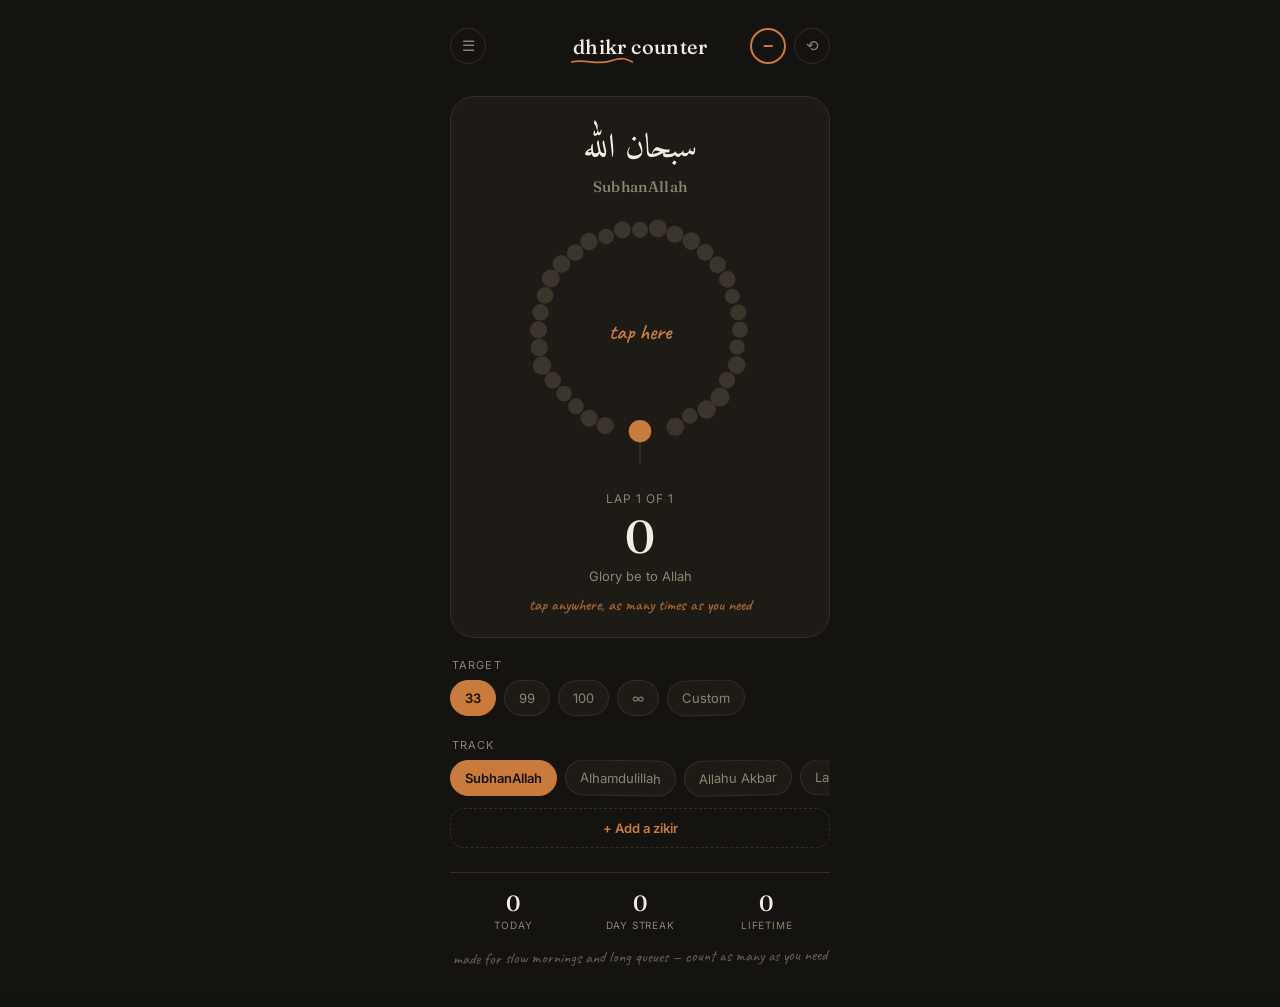
<file: index.html>
<!doctype html>
<html lang="en">
  <head>
    <meta charset="UTF-8" />
    <meta
      name="viewport"
      content="width=device-width, initial-scale=1, maximum-scale=1"
    />
    <title>Dhikr — Counter</title>
    <link rel="preconnect" href="https://fonts.googleapis.com" />
    <link
      href="https://fonts.googleapis.com/css2?family=Fraunces:opsz,wght@9..144,400;9..144,500;9..144,600&family=Amiri:wght@400;700&family=Inter:wght@400;500;600&family=Caveat:wght@500;600&display=swap"
      rel="stylesheet"
    />
    <link rel="stylesheet" href="style.css" />
  </head>
  <body>
    <svg class="grain" width="0" height="0">
      <filter id="noise">
        <feTurbulence
          type="fractalNoise"
          baseFrequency="0.9"
          numOctaves="2"
          stitchTiles="stitch"
        />
      </filter>
    </svg>
    <div class="grain" style="filter: url(#noise); background: #000"></div>

    <div class="nav-overlay" id="navOverlay"></div>
    <nav class="nav-drawer" id="navDrawer" aria-label="Main navigation">
      <div class="nav-drawer-header">
        <span class="nav-drawer-title">Menu</span>
        <button id="navClose" class="nav-close" aria-label="Close navigation">
          ×
        </button>
      </div>
      <a href="index.html" class="nav-link active">Dhikr Counter</a>
      <a href="adhkar.html" class="nav-link">Adhkar</a>
      <a href="quran.html" class="nav-link">Quran</a>
      <a href="hadeeth.html" class="nav-link">Hadeeth</a>
      <a href="99-names.html" class="nav-link">99 Names</a>
    </nav>

    <div class="app">
      <header>
        <div class="header-start">
          <button
            id="menuBtn"
            class="icon-btn"
            title="Open menu"
            aria-label="Open navigation menu"
            aria-expanded="false"
          >
            ☰
          </button>
        </div>
        <div class="wordmark">
          <span class="word"
            >dhikr<svg
              class="scribble"
              viewBox="0 0 80 12"
              preserveAspectRatio="none"
              aria-hidden="true"
            >
              <path d="M2 6 C 18 2, 34 10, 50 5 S 70 2, 78 6" /></svg
          ></span>
          counter
        </div>
        <div class="header-actions">
          <button
            id="minusBtn"
            class="icon-btn"
            title="Subtract one count"
            aria-label="Subtract one from count"
          >
            −
          </button>
          <button
            id="resetBtn"
            class="icon-btn"
            title="Reset today's count"
            aria-label="Reset today's count"
          >
            ⟲
          </button>
        </div>
      </header>

      <div class="weather-line" id="weatherLine" aria-live="polite"></div>

      <div
        class="phrase-card"
        id="tapZone"
        role="button"
        tabindex="0"
        aria-label="Tap to count"
      >
        <div class="toast" id="toast"></div>
        <div id="primaryText"></div>
        <div class="translit" id="translitText"></div>

        <div class="necklace-wrap">
          <svg id="necklace" viewBox="0 0 320 300"></svg>
          <div class="margin-note" id="marginNote">tap here</div>
        </div>

        <div class="lap-info" id="lapInfo">Lap 1</div>
        <div class="count-big" id="countBig">0</div>
        <div class="meaning" id="meaningText"></div>
        <div class="footline">
          <span class="hint" id="hint"
            >tap anywhere, as many times as you need</span
          >
        </div>
      </div>

      <div class="visually-hidden" id="liveRegion" aria-live="polite"></div>

      <div>
        <div class="section-label">Target</div>
        <div class="chip-row" id="targets"></div>
      </div>

      <div>
        <div class="section-label">Track</div>
        <div class="chip-row" id="tracks"></div>
        <button id="addTrackBtn" class="add-track-btn">+ Add a zikir</button>
      </div>

      <div class="stats">
        <div class="stat">
          <span id="statToday">0</span><label>Today</label>
        </div>
        <div class="stat">
          <span id="statStreak">0</span><label>Day streak</label>
        </div>
        <div
          class="stat clickable"
          id="lifetimeStat"
          role="button"
          tabindex="0"
          title="Reset lifetime count"
          aria-label="Reset lifetime count"
        >
          <span id="statLifetime">0</span><label>Lifetime</label>
        </div>
      </div>

      <div class="colophon">
        made for slow mornings and long queues — count as many as you need
      </div>
    </div>

    <div class="modal-overlay hidden" id="modalOverlay">
      <div class="modal-card">
        <div class="modal-title">Add a zikir</div>
        <div class="modal-sub">
          Type it however you say it — Arabic script or transliteration both
          work.
        </div>
        <div class="field-label">Phrase</div>
        <input
          id="inputPhrase"
          class="field-input"
          type="text"
          placeholder="e.g. يا لطيف or Ya Latif"
          maxlength="60"
        />
        <div class="field-label">Meaning (optional)</div>
        <input
          id="inputMeaning"
          class="field-input"
          type="text"
          placeholder="e.g. O Most Gentle"
          maxlength="80"
        />
        <div class="modal-actions">
          <button id="modalCancel" class="btn btn-ghost">Cancel</button>
          <button id="modalAdd" class="btn btn-primary" disabled>Add</button>
        </div>
      </div>
    </div>

    <div class="modal-overlay hidden" id="targetModalOverlay">
      <div class="modal-card">
        <div class="modal-title">Set a target</div>
        <div class="field-label">Number of counts</div>
        <input
          id="inputTarget"
          class="field-input"
          type="number"
          inputmode="numeric"
          min="1"
          step="1"
          placeholder="e.g. 250"
        />
        <div class="modal-actions">
          <button id="targetModalCancel" class="btn btn-ghost">Cancel</button>
          <button id="targetModalSet" class="btn btn-primary" disabled>
            Set
          </button>
        </div>
      </div>
    </div>

    <script type="module" src="js/nav.js"></script>
    <script type="module" src="js/main.js"></script>
  </body>
</html>
</file>
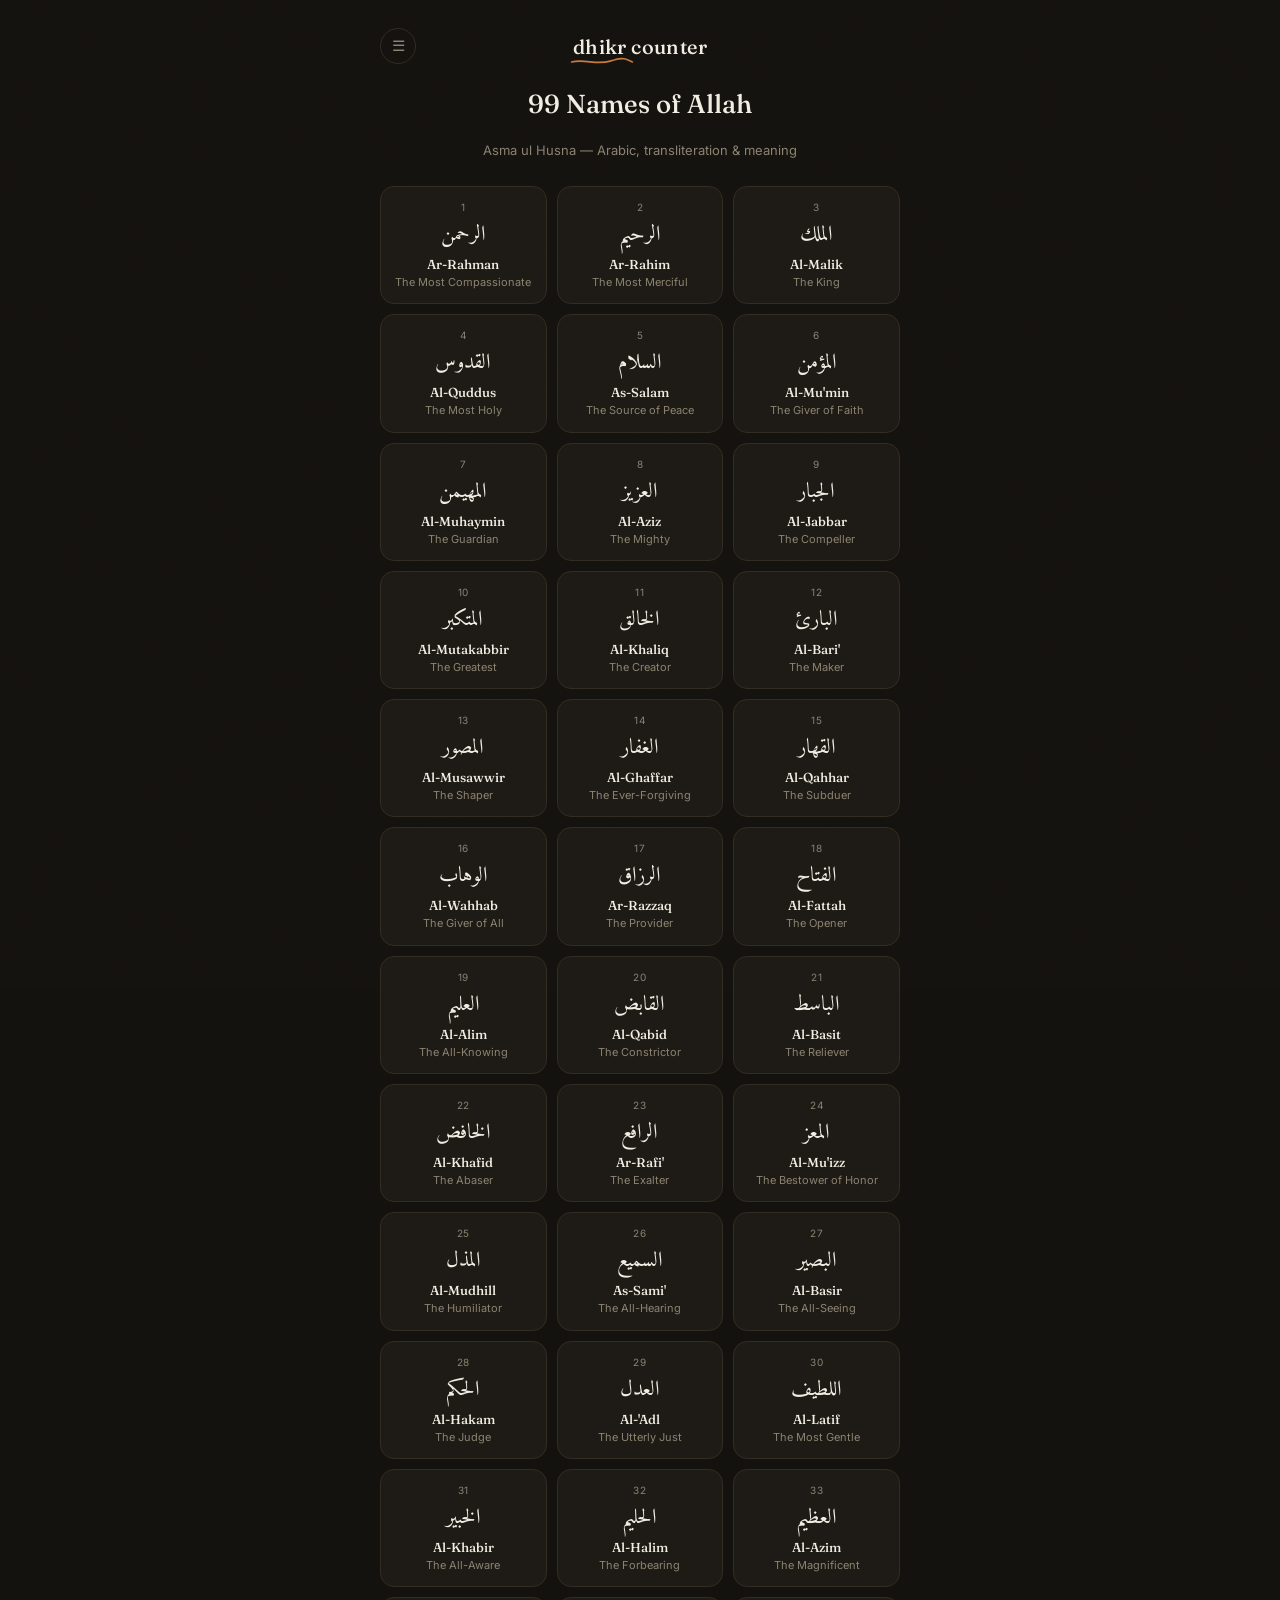
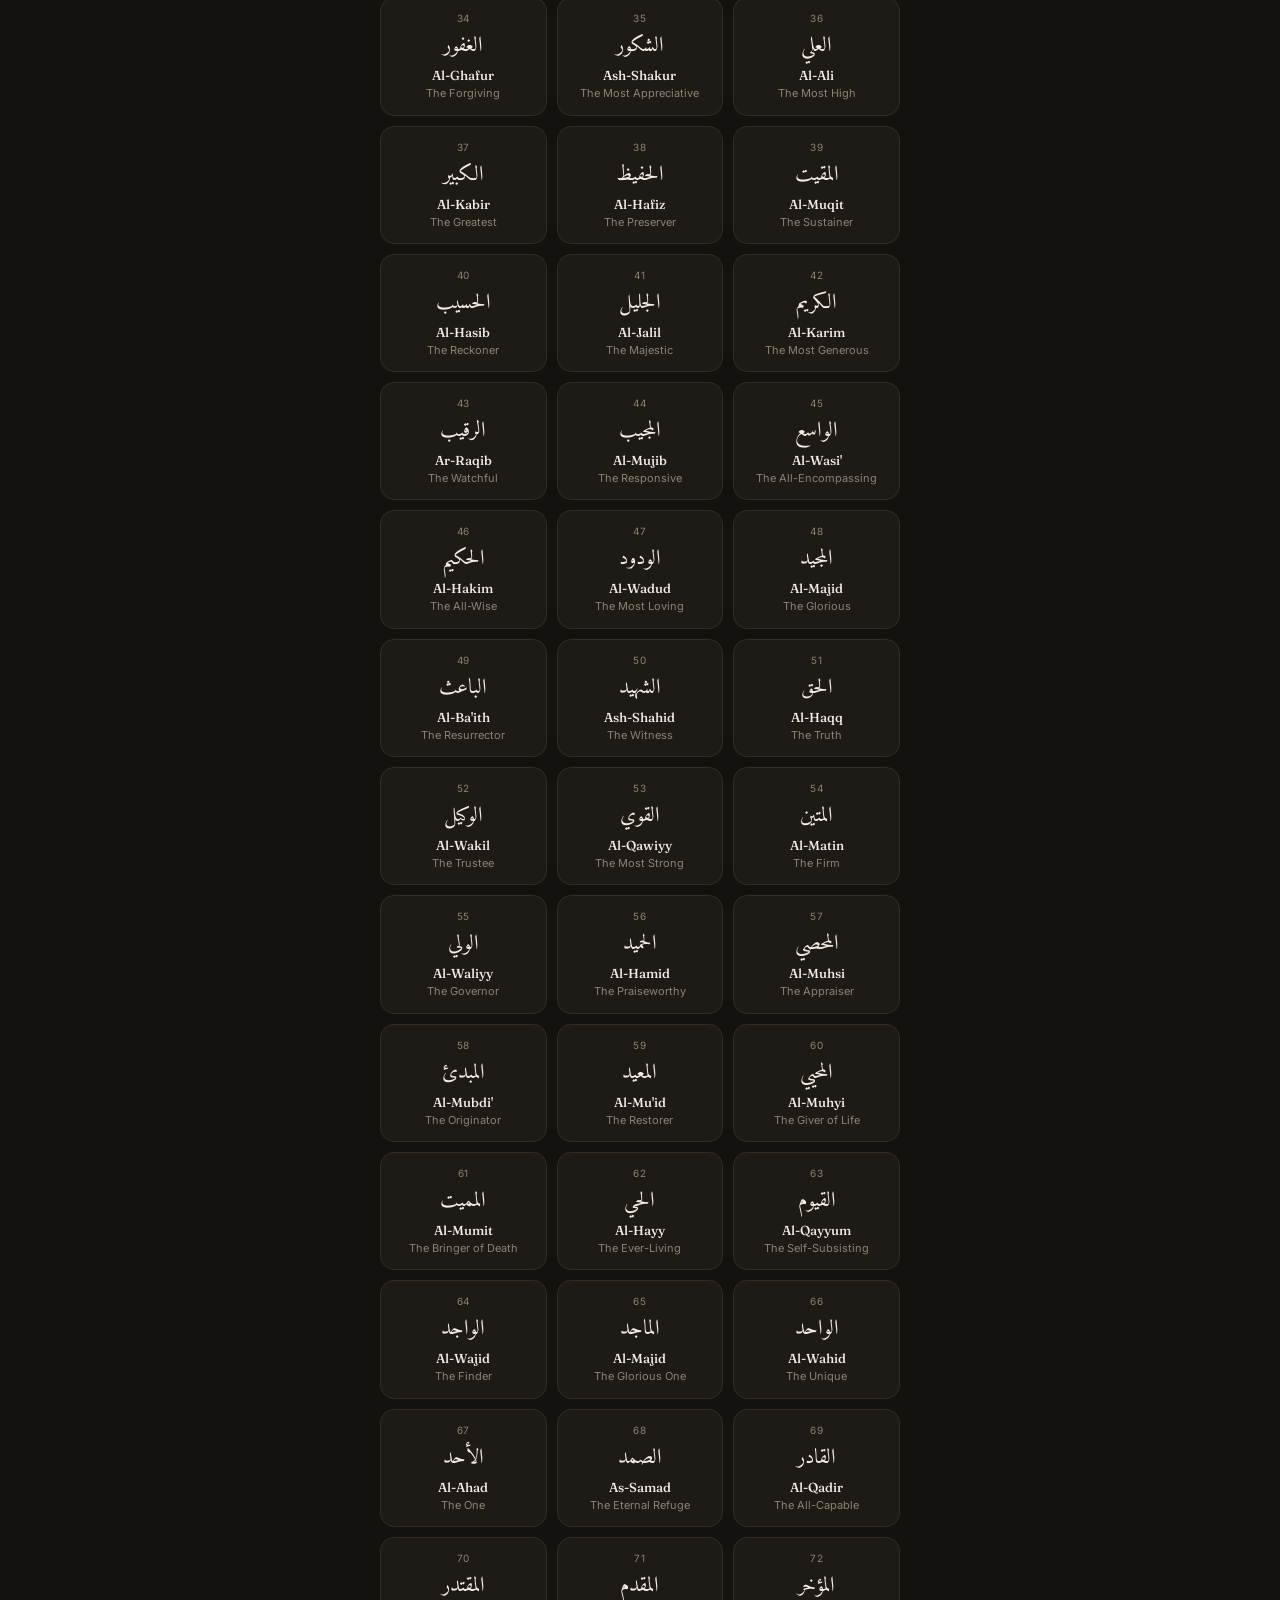
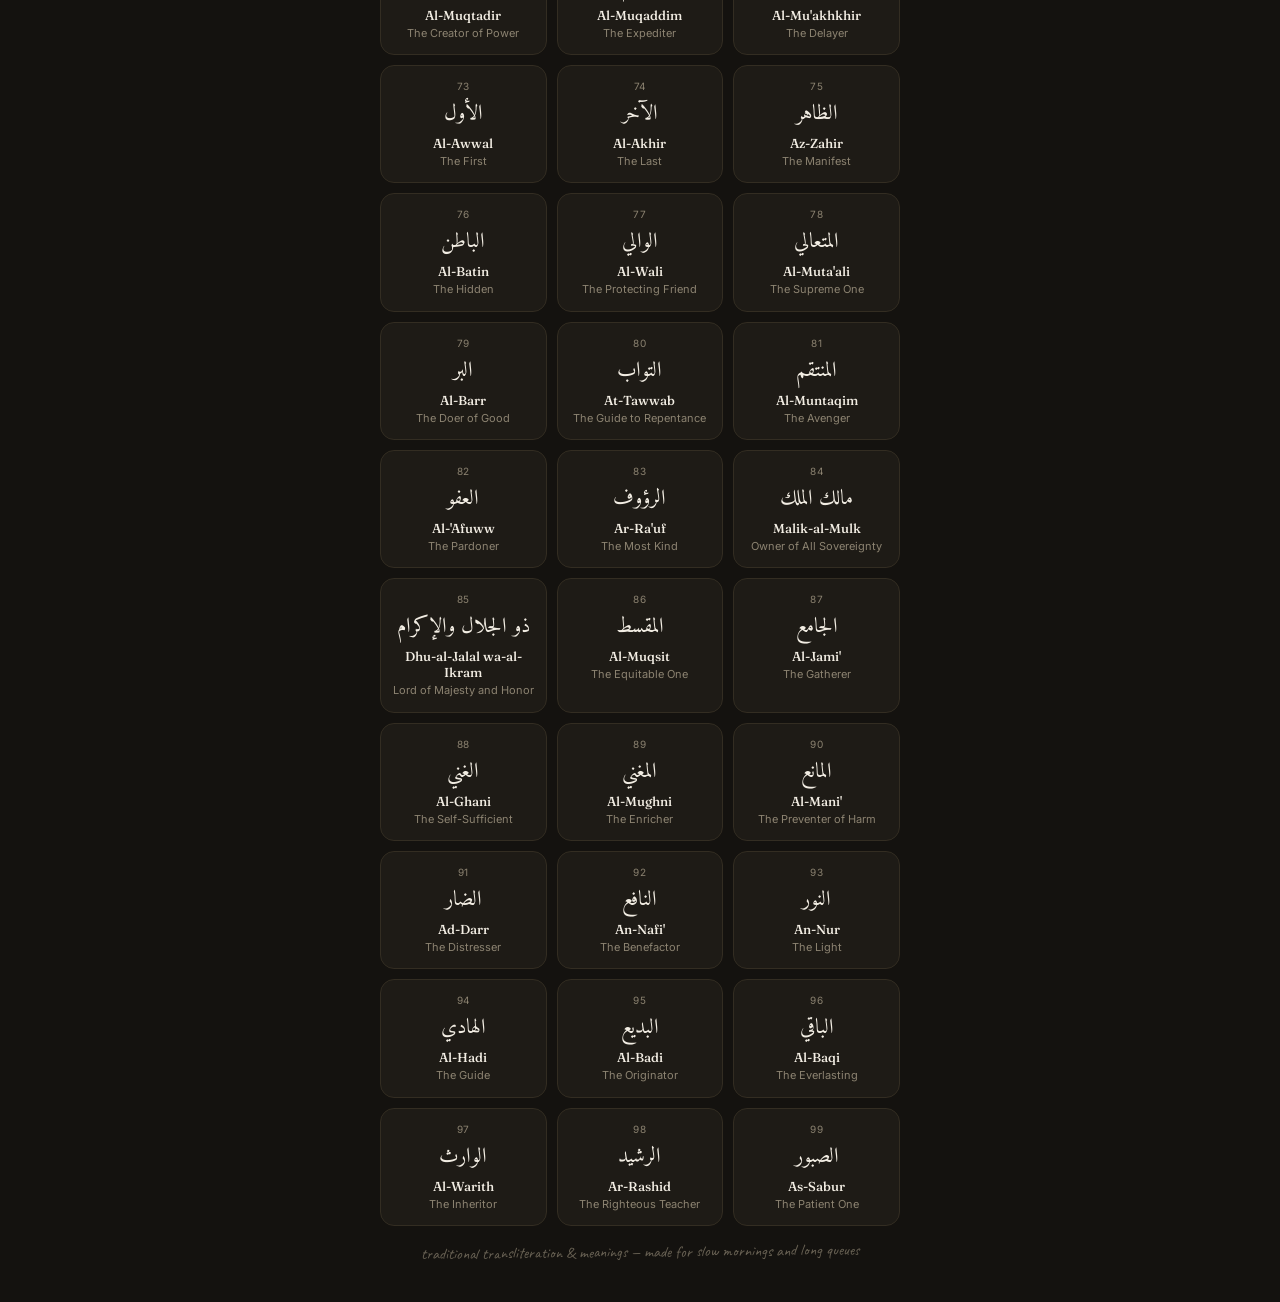
<file: 99-names.html>
<!doctype html>
<html lang="en">
  <head>
    <meta charset="UTF-8" />
    <meta
      name="viewport"
      content="width=device-width, initial-scale=1, maximum-scale=1"
    />
    <title>99 Names of Allah — Asma ul Husna | Dhikr Counter</title>
    <meta
      name="description"
      content="The 99 Names of Allah (Asma ul Husna) with Arabic script, transliteration, and meaning — free reference from the dhikr counter app."
    />
    <link rel="preconnect" href="https://fonts.googleapis.com" />
    <link
      href="https://fonts.googleapis.com/css2?family=Fraunces:opsz,wght@9..144,400;9..144,500;9..144,600&family=Amiri:wght@400;700&family=Inter:wght@400;500;600&family=Caveat:wght@500;600&display=swap"
      rel="stylesheet"
    />
    <link rel="stylesheet" href="style.css" />
  </head>
  <body>
    <svg class="grain" width="0" height="0">
      <filter id="noise">
        <feTurbulence
          type="fractalNoise"
          baseFrequency="0.9"
          numOctaves="2"
          stitchTiles="stitch"
        />
      </filter>
    </svg>
    <div class="grain" style="filter: url(#noise); background: #000"></div>

    <div class="nav-overlay" id="navOverlay"></div>
    <nav class="nav-drawer" id="navDrawer" aria-label="Main navigation">
      <div class="nav-drawer-header">
        <span class="nav-drawer-title">Menu</span>
        <button id="navClose" class="nav-close" aria-label="Close navigation">
          ×
        </button>
      </div>
      <a href="index.html" class="nav-link">Dhikr Counter</a>
      <a href="adhkar.html" class="nav-link">Adhkar</a>
      <a href="quran.html" class="nav-link">Quran</a>
      <a href="hadeeth.html" class="nav-link">Hadeeth</a>
      <a href="99-names.html" class="nav-link active">99 Names</a>
    </nav>

    <div class="app" style="max-width: 560px">
      <header>
        <div class="header-start">
          <button
            id="menuBtn"
            class="icon-btn"
            title="Open menu"
            aria-label="Open navigation menu"
            aria-expanded="false"
          >
            ☰
          </button>
        </div>
        <div class="wordmark">
          <span class="word"
            >dhikr<svg
              class="scribble"
              viewBox="0 0 80 12"
              preserveAspectRatio="none"
              aria-hidden="true"
            >
              <path d="M2 6 C 18 2, 34 10, 50 5 S 70 2, 78 6" /></svg
          ></span>
          counter
        </div>
        <div class="header-actions"></div>
      </header>

      <h1 class="page-title">99 Names of Allah</h1>
      <div class="page-sub">
        Asma ul Husna — Arabic, transliteration &amp; meaning
      </div>

      <div class="names-grid">
        <div class="name-card">
          <span class="num">1</span>
          <span class="arabic-name">الرحمن</span>
          <span class="translit-name">Ar-Rahman</span>
          <span class="meaning-name">The Most Compassionate</span>
        </div>
        <div class="name-card">
          <span class="num">2</span>
          <span class="arabic-name">الرحيم</span>
          <span class="translit-name">Ar-Rahim</span>
          <span class="meaning-name">The Most Merciful</span>
        </div>
        <div class="name-card">
          <span class="num">3</span>
          <span class="arabic-name">الملك</span>
          <span class="translit-name">Al-Malik</span>
          <span class="meaning-name">The King</span>
        </div>
        <div class="name-card">
          <span class="num">4</span>
          <span class="arabic-name">القدوس</span>
          <span class="translit-name">Al-Quddus</span>
          <span class="meaning-name">The Most Holy</span>
        </div>
        <div class="name-card">
          <span class="num">5</span>
          <span class="arabic-name">السلام</span>
          <span class="translit-name">As-Salam</span>
          <span class="meaning-name">The Source of Peace</span>
        </div>
        <div class="name-card">
          <span class="num">6</span>
          <span class="arabic-name">المؤمن</span>
          <span class="translit-name">Al-Mu'min</span>
          <span class="meaning-name">The Giver of Faith</span>
        </div>
        <div class="name-card">
          <span class="num">7</span>
          <span class="arabic-name">المهيمن</span>
          <span class="translit-name">Al-Muhaymin</span>
          <span class="meaning-name">The Guardian</span>
        </div>
        <div class="name-card">
          <span class="num">8</span>
          <span class="arabic-name">العزيز</span>
          <span class="translit-name">Al-Aziz</span>
          <span class="meaning-name">The Mighty</span>
        </div>
        <div class="name-card">
          <span class="num">9</span>
          <span class="arabic-name">الجبار</span>
          <span class="translit-name">Al-Jabbar</span>
          <span class="meaning-name">The Compeller</span>
        </div>
        <div class="name-card">
          <span class="num">10</span>
          <span class="arabic-name">المتكبر</span>
          <span class="translit-name">Al-Mutakabbir</span>
          <span class="meaning-name">The Greatest</span>
        </div>
        <div class="name-card">
          <span class="num">11</span>
          <span class="arabic-name">الخالق</span>
          <span class="translit-name">Al-Khaliq</span>
          <span class="meaning-name">The Creator</span>
        </div>
        <div class="name-card">
          <span class="num">12</span>
          <span class="arabic-name">البارئ</span>
          <span class="translit-name">Al-Bari'</span>
          <span class="meaning-name">The Maker</span>
        </div>
        <div class="name-card">
          <span class="num">13</span>
          <span class="arabic-name">المصور</span>
          <span class="translit-name">Al-Musawwir</span>
          <span class="meaning-name">The Shaper</span>
        </div>
        <div class="name-card">
          <span class="num">14</span>
          <span class="arabic-name">الغفار</span>
          <span class="translit-name">Al-Ghaffar</span>
          <span class="meaning-name">The Ever-Forgiving</span>
        </div>
        <div class="name-card">
          <span class="num">15</span>
          <span class="arabic-name">القهار</span>
          <span class="translit-name">Al-Qahhar</span>
          <span class="meaning-name">The Subduer</span>
        </div>
        <div class="name-card">
          <span class="num">16</span>
          <span class="arabic-name">الوهاب</span>
          <span class="translit-name">Al-Wahhab</span>
          <span class="meaning-name">The Giver of All</span>
        </div>
        <div class="name-card">
          <span class="num">17</span>
          <span class="arabic-name">الرزاق</span>
          <span class="translit-name">Ar-Razzaq</span>
          <span class="meaning-name">The Provider</span>
        </div>
        <div class="name-card">
          <span class="num">18</span>
          <span class="arabic-name">الفتاح</span>
          <span class="translit-name">Al-Fattah</span>
          <span class="meaning-name">The Opener</span>
        </div>
        <div class="name-card">
          <span class="num">19</span>
          <span class="arabic-name">العليم</span>
          <span class="translit-name">Al-Alim</span>
          <span class="meaning-name">The All-Knowing</span>
        </div>
        <div class="name-card">
          <span class="num">20</span>
          <span class="arabic-name">القابض</span>
          <span class="translit-name">Al-Qabid</span>
          <span class="meaning-name">The Constrictor</span>
        </div>
        <div class="name-card">
          <span class="num">21</span>
          <span class="arabic-name">الباسط</span>
          <span class="translit-name">Al-Basit</span>
          <span class="meaning-name">The Reliever</span>
        </div>
        <div class="name-card">
          <span class="num">22</span>
          <span class="arabic-name">الخافض</span>
          <span class="translit-name">Al-Khafid</span>
          <span class="meaning-name">The Abaser</span>
        </div>
        <div class="name-card">
          <span class="num">23</span>
          <span class="arabic-name">الرافع</span>
          <span class="translit-name">Ar-Rafi'</span>
          <span class="meaning-name">The Exalter</span>
        </div>
        <div class="name-card">
          <span class="num">24</span>
          <span class="arabic-name">المعز</span>
          <span class="translit-name">Al-Mu'izz</span>
          <span class="meaning-name">The Bestower of Honor</span>
        </div>
        <div class="name-card">
          <span class="num">25</span>
          <span class="arabic-name">المذل</span>
          <span class="translit-name">Al-Mudhill</span>
          <span class="meaning-name">The Humiliator</span>
        </div>
        <div class="name-card">
          <span class="num">26</span>
          <span class="arabic-name">السميع</span>
          <span class="translit-name">As-Sami'</span>
          <span class="meaning-name">The All-Hearing</span>
        </div>
        <div class="name-card">
          <span class="num">27</span>
          <span class="arabic-name">البصير</span>
          <span class="translit-name">Al-Basir</span>
          <span class="meaning-name">The All-Seeing</span>
        </div>
        <div class="name-card">
          <span class="num">28</span>
          <span class="arabic-name">الحكم</span>
          <span class="translit-name">Al-Hakam</span>
          <span class="meaning-name">The Judge</span>
        </div>
        <div class="name-card">
          <span class="num">29</span>
          <span class="arabic-name">العدل</span>
          <span class="translit-name">Al-'Adl</span>
          <span class="meaning-name">The Utterly Just</span>
        </div>
        <div class="name-card">
          <span class="num">30</span>
          <span class="arabic-name">اللطيف</span>
          <span class="translit-name">Al-Latif</span>
          <span class="meaning-name">The Most Gentle</span>
        </div>
        <div class="name-card">
          <span class="num">31</span>
          <span class="arabic-name">الخبير</span>
          <span class="translit-name">Al-Khabir</span>
          <span class="meaning-name">The All-Aware</span>
        </div>
        <div class="name-card">
          <span class="num">32</span>
          <span class="arabic-name">الحليم</span>
          <span class="translit-name">Al-Halim</span>
          <span class="meaning-name">The Forbearing</span>
        </div>
        <div class="name-card">
          <span class="num">33</span>
          <span class="arabic-name">العظيم</span>
          <span class="translit-name">Al-Azim</span>
          <span class="meaning-name">The Magnificent</span>
        </div>
        <div class="name-card">
          <span class="num">34</span>
          <span class="arabic-name">الغفور</span>
          <span class="translit-name">Al-Ghafur</span>
          <span class="meaning-name">The Forgiving</span>
        </div>
        <div class="name-card">
          <span class="num">35</span>
          <span class="arabic-name">الشكور</span>
          <span class="translit-name">Ash-Shakur</span>
          <span class="meaning-name">The Most Appreciative</span>
        </div>
        <div class="name-card">
          <span class="num">36</span>
          <span class="arabic-name">العلي</span>
          <span class="translit-name">Al-Ali</span>
          <span class="meaning-name">The Most High</span>
        </div>
        <div class="name-card">
          <span class="num">37</span>
          <span class="arabic-name">الكبير</span>
          <span class="translit-name">Al-Kabir</span>
          <span class="meaning-name">The Greatest</span>
        </div>
        <div class="name-card">
          <span class="num">38</span>
          <span class="arabic-name">الحفيظ</span>
          <span class="translit-name">Al-Hafiz</span>
          <span class="meaning-name">The Preserver</span>
        </div>
        <div class="name-card">
          <span class="num">39</span>
          <span class="arabic-name">المقيت</span>
          <span class="translit-name">Al-Muqit</span>
          <span class="meaning-name">The Sustainer</span>
        </div>
        <div class="name-card">
          <span class="num">40</span>
          <span class="arabic-name">الحسيب</span>
          <span class="translit-name">Al-Hasib</span>
          <span class="meaning-name">The Reckoner</span>
        </div>
        <div class="name-card">
          <span class="num">41</span>
          <span class="arabic-name">الجليل</span>
          <span class="translit-name">Al-Jalil</span>
          <span class="meaning-name">The Majestic</span>
        </div>
        <div class="name-card">
          <span class="num">42</span>
          <span class="arabic-name">الكريم</span>
          <span class="translit-name">Al-Karim</span>
          <span class="meaning-name">The Most Generous</span>
        </div>
        <div class="name-card">
          <span class="num">43</span>
          <span class="arabic-name">الرقيب</span>
          <span class="translit-name">Ar-Raqib</span>
          <span class="meaning-name">The Watchful</span>
        </div>
        <div class="name-card">
          <span class="num">44</span>
          <span class="arabic-name">المجيب</span>
          <span class="translit-name">Al-Mujib</span>
          <span class="meaning-name">The Responsive</span>
        </div>
        <div class="name-card">
          <span class="num">45</span>
          <span class="arabic-name">الواسع</span>
          <span class="translit-name">Al-Wasi'</span>
          <span class="meaning-name">The All-Encompassing</span>
        </div>
        <div class="name-card">
          <span class="num">46</span>
          <span class="arabic-name">الحكيم</span>
          <span class="translit-name">Al-Hakim</span>
          <span class="meaning-name">The All-Wise</span>
        </div>
        <div class="name-card">
          <span class="num">47</span>
          <span class="arabic-name">الودود</span>
          <span class="translit-name">Al-Wadud</span>
          <span class="meaning-name">The Most Loving</span>
        </div>
        <div class="name-card">
          <span class="num">48</span>
          <span class="arabic-name">المجيد</span>
          <span class="translit-name">Al-Majid</span>
          <span class="meaning-name">The Glorious</span>
        </div>
        <div class="name-card">
          <span class="num">49</span>
          <span class="arabic-name">الباعث</span>
          <span class="translit-name">Al-Ba'ith</span>
          <span class="meaning-name">The Resurrector</span>
        </div>
        <div class="name-card">
          <span class="num">50</span>
          <span class="arabic-name">الشهيد</span>
          <span class="translit-name">Ash-Shahid</span>
          <span class="meaning-name">The Witness</span>
        </div>
        <div class="name-card">
          <span class="num">51</span>
          <span class="arabic-name">الحق</span>
          <span class="translit-name">Al-Haqq</span>
          <span class="meaning-name">The Truth</span>
        </div>
        <div class="name-card">
          <span class="num">52</span>
          <span class="arabic-name">الوكيل</span>
          <span class="translit-name">Al-Wakil</span>
          <span class="meaning-name">The Trustee</span>
        </div>
        <div class="name-card">
          <span class="num">53</span>
          <span class="arabic-name">القوي</span>
          <span class="translit-name">Al-Qawiyy</span>
          <span class="meaning-name">The Most Strong</span>
        </div>
        <div class="name-card">
          <span class="num">54</span>
          <span class="arabic-name">المتين</span>
          <span class="translit-name">Al-Matin</span>
          <span class="meaning-name">The Firm</span>
        </div>
        <div class="name-card">
          <span class="num">55</span>
          <span class="arabic-name">الولي</span>
          <span class="translit-name">Al-Waliyy</span>
          <span class="meaning-name">The Governor</span>
        </div>
        <div class="name-card">
          <span class="num">56</span>
          <span class="arabic-name">الحميد</span>
          <span class="translit-name">Al-Hamid</span>
          <span class="meaning-name">The Praiseworthy</span>
        </div>
        <div class="name-card">
          <span class="num">57</span>
          <span class="arabic-name">المحصي</span>
          <span class="translit-name">Al-Muhsi</span>
          <span class="meaning-name">The Appraiser</span>
        </div>
        <div class="name-card">
          <span class="num">58</span>
          <span class="arabic-name">المبدئ</span>
          <span class="translit-name">Al-Mubdi'</span>
          <span class="meaning-name">The Originator</span>
        </div>
        <div class="name-card">
          <span class="num">59</span>
          <span class="arabic-name">المعيد</span>
          <span class="translit-name">Al-Mu'id</span>
          <span class="meaning-name">The Restorer</span>
        </div>
        <div class="name-card">
          <span class="num">60</span>
          <span class="arabic-name">المحيي</span>
          <span class="translit-name">Al-Muhyi</span>
          <span class="meaning-name">The Giver of Life</span>
        </div>
        <div class="name-card">
          <span class="num">61</span>
          <span class="arabic-name">المميت</span>
          <span class="translit-name">Al-Mumit</span>
          <span class="meaning-name">The Bringer of Death</span>
        </div>
        <div class="name-card">
          <span class="num">62</span>
          <span class="arabic-name">الحي</span>
          <span class="translit-name">Al-Hayy</span>
          <span class="meaning-name">The Ever-Living</span>
        </div>
        <div class="name-card">
          <span class="num">63</span>
          <span class="arabic-name">القيوم</span>
          <span class="translit-name">Al-Qayyum</span>
          <span class="meaning-name">The Self-Subsisting</span>
        </div>
        <div class="name-card">
          <span class="num">64</span>
          <span class="arabic-name">الواجد</span>
          <span class="translit-name">Al-Wajid</span>
          <span class="meaning-name">The Finder</span>
        </div>
        <div class="name-card">
          <span class="num">65</span>
          <span class="arabic-name">الماجد</span>
          <span class="translit-name">Al-Majid</span>
          <span class="meaning-name">The Glorious One</span>
        </div>
        <div class="name-card">
          <span class="num">66</span>
          <span class="arabic-name">الواحد</span>
          <span class="translit-name">Al-Wahid</span>
          <span class="meaning-name">The Unique</span>
        </div>
        <div class="name-card">
          <span class="num">67</span>
          <span class="arabic-name">الأحد</span>
          <span class="translit-name">Al-Ahad</span>
          <span class="meaning-name">The One</span>
        </div>
        <div class="name-card">
          <span class="num">68</span>
          <span class="arabic-name">الصمد</span>
          <span class="translit-name">As-Samad</span>
          <span class="meaning-name">The Eternal Refuge</span>
        </div>
        <div class="name-card">
          <span class="num">69</span>
          <span class="arabic-name">القادر</span>
          <span class="translit-name">Al-Qadir</span>
          <span class="meaning-name">The All-Capable</span>
        </div>
        <div class="name-card">
          <span class="num">70</span>
          <span class="arabic-name">المقتدر</span>
          <span class="translit-name">Al-Muqtadir</span>
          <span class="meaning-name">The Creator of Power</span>
        </div>
        <div class="name-card">
          <span class="num">71</span>
          <span class="arabic-name">المقدم</span>
          <span class="translit-name">Al-Muqaddim</span>
          <span class="meaning-name">The Expediter</span>
        </div>
        <div class="name-card">
          <span class="num">72</span>
          <span class="arabic-name">المؤخر</span>
          <span class="translit-name">Al-Mu'akhkhir</span>
          <span class="meaning-name">The Delayer</span>
        </div>
        <div class="name-card">
          <span class="num">73</span>
          <span class="arabic-name">الأول</span>
          <span class="translit-name">Al-Awwal</span>
          <span class="meaning-name">The First</span>
        </div>
        <div class="name-card">
          <span class="num">74</span>
          <span class="arabic-name">الآخر</span>
          <span class="translit-name">Al-Akhir</span>
          <span class="meaning-name">The Last</span>
        </div>
        <div class="name-card">
          <span class="num">75</span>
          <span class="arabic-name">الظاهر</span>
          <span class="translit-name">Az-Zahir</span>
          <span class="meaning-name">The Manifest</span>
        </div>
        <div class="name-card">
          <span class="num">76</span>
          <span class="arabic-name">الباطن</span>
          <span class="translit-name">Al-Batin</span>
          <span class="meaning-name">The Hidden</span>
        </div>
        <div class="name-card">
          <span class="num">77</span>
          <span class="arabic-name">الوالي</span>
          <span class="translit-name">Al-Wali</span>
          <span class="meaning-name">The Protecting Friend</span>
        </div>
        <div class="name-card">
          <span class="num">78</span>
          <span class="arabic-name">المتعالي</span>
          <span class="translit-name">Al-Muta'ali</span>
          <span class="meaning-name">The Supreme One</span>
        </div>
        <div class="name-card">
          <span class="num">79</span>
          <span class="arabic-name">البر</span>
          <span class="translit-name">Al-Barr</span>
          <span class="meaning-name">The Doer of Good</span>
        </div>
        <div class="name-card">
          <span class="num">80</span>
          <span class="arabic-name">التواب</span>
          <span class="translit-name">At-Tawwab</span>
          <span class="meaning-name">The Guide to Repentance</span>
        </div>
        <div class="name-card">
          <span class="num">81</span>
          <span class="arabic-name">المنتقم</span>
          <span class="translit-name">Al-Muntaqim</span>
          <span class="meaning-name">The Avenger</span>
        </div>
        <div class="name-card">
          <span class="num">82</span>
          <span class="arabic-name">العفو</span>
          <span class="translit-name">Al-'Afuww</span>
          <span class="meaning-name">The Pardoner</span>
        </div>
        <div class="name-card">
          <span class="num">83</span>
          <span class="arabic-name">الرؤوف</span>
          <span class="translit-name">Ar-Ra'uf</span>
          <span class="meaning-name">The Most Kind</span>
        </div>
        <div class="name-card">
          <span class="num">84</span>
          <span class="arabic-name">مالك الملك</span>
          <span class="translit-name">Malik-al-Mulk</span>
          <span class="meaning-name">Owner of All Sovereignty</span>
        </div>
        <div class="name-card">
          <span class="num">85</span>
          <span class="arabic-name">ذو الجلال والإكرام</span>
          <span class="translit-name">Dhu-al-Jalal wa-al-Ikram</span>
          <span class="meaning-name">Lord of Majesty and Honor</span>
        </div>
        <div class="name-card">
          <span class="num">86</span>
          <span class="arabic-name">المقسط</span>
          <span class="translit-name">Al-Muqsit</span>
          <span class="meaning-name">The Equitable One</span>
        </div>
        <div class="name-card">
          <span class="num">87</span>
          <span class="arabic-name">الجامع</span>
          <span class="translit-name">Al-Jami'</span>
          <span class="meaning-name">The Gatherer</span>
        </div>
        <div class="name-card">
          <span class="num">88</span>
          <span class="arabic-name">الغني</span>
          <span class="translit-name">Al-Ghani</span>
          <span class="meaning-name">The Self-Sufficient</span>
        </div>
        <div class="name-card">
          <span class="num">89</span>
          <span class="arabic-name">المغني</span>
          <span class="translit-name">Al-Mughni</span>
          <span class="meaning-name">The Enricher</span>
        </div>
        <div class="name-card">
          <span class="num">90</span>
          <span class="arabic-name">المانع</span>
          <span class="translit-name">Al-Mani'</span>
          <span class="meaning-name">The Preventer of Harm</span>
        </div>
        <div class="name-card">
          <span class="num">91</span>
          <span class="arabic-name">الضار</span>
          <span class="translit-name">Ad-Darr</span>
          <span class="meaning-name">The Distresser</span>
        </div>
        <div class="name-card">
          <span class="num">92</span>
          <span class="arabic-name">النافع</span>
          <span class="translit-name">An-Nafi'</span>
          <span class="meaning-name">The Benefactor</span>
        </div>
        <div class="name-card">
          <span class="num">93</span>
          <span class="arabic-name">النور</span>
          <span class="translit-name">An-Nur</span>
          <span class="meaning-name">The Light</span>
        </div>
        <div class="name-card">
          <span class="num">94</span>
          <span class="arabic-name">الهادي</span>
          <span class="translit-name">Al-Hadi</span>
          <span class="meaning-name">The Guide</span>
        </div>
        <div class="name-card">
          <span class="num">95</span>
          <span class="arabic-name">البديع</span>
          <span class="translit-name">Al-Badi</span>
          <span class="meaning-name">The Originator</span>
        </div>
        <div class="name-card">
          <span class="num">96</span>
          <span class="arabic-name">الباقي</span>
          <span class="translit-name">Al-Baqi</span>
          <span class="meaning-name">The Everlasting</span>
        </div>
        <div class="name-card">
          <span class="num">97</span>
          <span class="arabic-name">الوارث</span>
          <span class="translit-name">Al-Warith</span>
          <span class="meaning-name">The Inheritor</span>
        </div>
        <div class="name-card">
          <span class="num">98</span>
          <span class="arabic-name">الرشيد</span>
          <span class="translit-name">Ar-Rashid</span>
          <span class="meaning-name">The Righteous Teacher</span>
        </div>
        <div class="name-card">
          <span class="num">99</span>
          <span class="arabic-name">الصبور</span>
          <span class="translit-name">As-Sabur</span>
          <span class="meaning-name">The Patient One</span>
        </div>
      </div>

      <div class="colophon">
        traditional transliteration &amp; meanings — made for slow mornings and
        long queues
      </div>
    </div>

    <script type="module" src="js/nav.js"></script>
  </body>
</html>
</file>
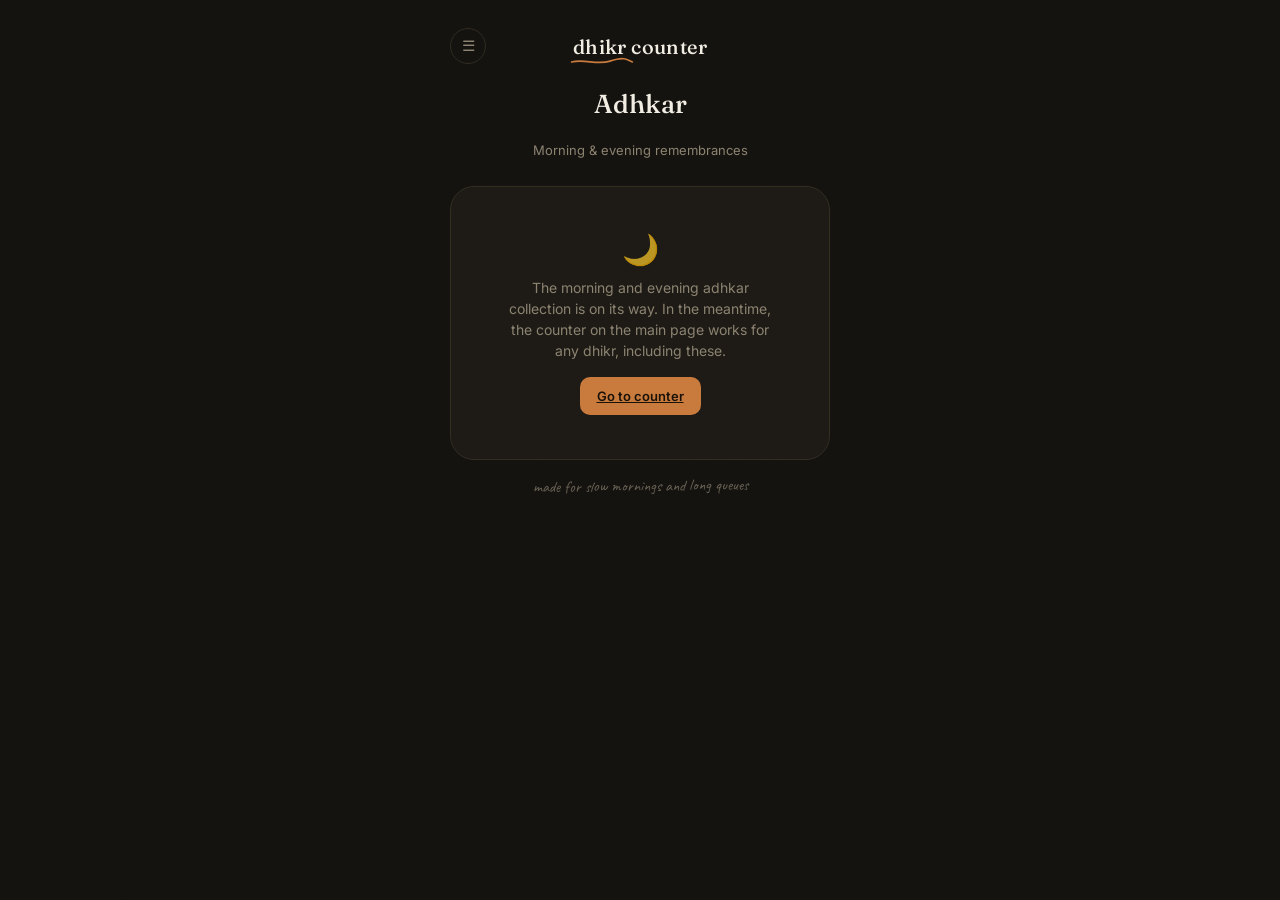
<file: adhkar.html>
<!doctype html>
<html lang="en">
  <head>
    <meta charset="UTF-8" />
    <meta
      name="viewport"
      content="width=device-width, initial-scale=1, maximum-scale=1"
    />
    <title>Adhkar — Dhikr Counter</title>
    <meta
      name="description"
      content="Morning and evening adhkar (remembrances) — coming soon to the free dhikr counter app."
    />
    <link rel="preconnect" href="https://fonts.googleapis.com" />
    <link
      href="https://fonts.googleapis.com/css2?family=Fraunces:opsz,wght@9..144,400;9..144,500;9..144,600&family=Amiri:wght@400;700&family=Inter:wght@400;500;600&family=Caveat:wght@500;600&display=swap"
      rel="stylesheet"
    />
    <link rel="stylesheet" href="style.css" />
  </head>
  <body>
    <svg class="grain" width="0" height="0">
      <filter id="noise">
        <feTurbulence
          type="fractalNoise"
          baseFrequency="0.9"
          numOctaves="2"
          stitchTiles="stitch"
        />
      </filter>
    </svg>
    <div class="grain" style="filter: url(#noise); background: #000"></div>

    <div class="nav-overlay" id="navOverlay"></div>
    <nav class="nav-drawer" id="navDrawer" aria-label="Main navigation">
      <div class="nav-drawer-header">
        <span class="nav-drawer-title">Menu</span>
        <button id="navClose" class="nav-close" aria-label="Close navigation">
          ×
        </button>
      </div>
      <a href="index.html" class="nav-link">Dhikr Counter</a>
      <a href="adhkar.html" class="nav-link active">Adhkar</a>
      <a href="quran.html" class="nav-link">Quran</a>
      <a href="hadeeth.html" class="nav-link">Hadeeth</a>
      <a href="99-names.html" class="nav-link">99 Names</a>
    </nav>

    <div class="app">
      <header>
        <div class="header-start">
          <button
            id="menuBtn"
            class="icon-btn"
            title="Open menu"
            aria-label="Open navigation menu"
            aria-expanded="false"
          >
            ☰
          </button>
        </div>
        <div class="wordmark">
          <span class="word"
            >dhikr<svg
              class="scribble"
              viewBox="0 0 80 12"
              preserveAspectRatio="none"
              aria-hidden="true"
            >
              <path d="M2 6 C 18 2, 34 10, 50 5 S 70 2, 78 6" /></svg
          ></span>
          counter
        </div>
        <div class="header-actions"></div>
      </header>

      <h1 class="page-title">Adhkar</h1>
      <div class="page-sub">Morning &amp; evening remembrances</div>

      <div class="placeholder-card">
        <div class="glyph">🌙</div>
        <p>
          The morning and evening adhkar collection is on its way. In the
          meantime, the counter on the main page works for any dhikr, including
          these.
        </p>
        <a href="index.html" class="btn btn-primary" style="margin-top: 6px">
          Go to counter
        </a>
      </div>

      <div class="colophon">made for slow mornings and long queues</div>
    </div>

    <script type="module" src="js/nav.js"></script>
  </body>
</html>
</file>
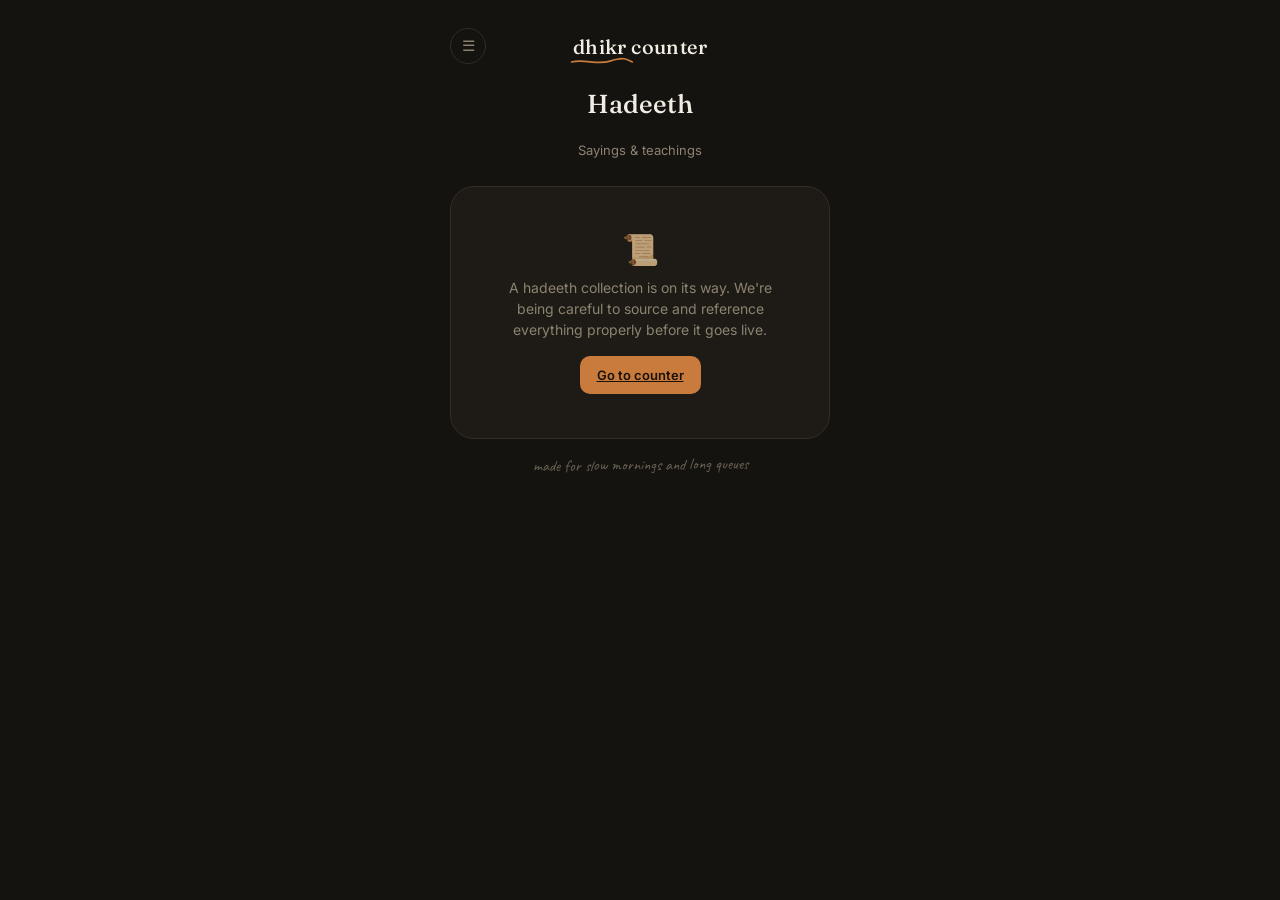
<file: hadeeth.html>
<!doctype html>
<html lang="en">
  <head>
    <meta charset="UTF-8" />
    <meta
      name="viewport"
      content="width=device-width, initial-scale=1, maximum-scale=1"
    />
    <title>Hadeeth — Dhikr Counter</title>
    <meta
      name="description"
      content="Hadeeth collection — coming soon to the free dhikr counter app."
    />
    <link rel="preconnect" href="https://fonts.googleapis.com" />
    <link
      href="https://fonts.googleapis.com/css2?family=Fraunces:opsz,wght@9..144,400;9..144,500;9..144,600&family=Amiri:wght@400;700&family=Inter:wght@400;500;600&family=Caveat:wght@500;600&display=swap"
      rel="stylesheet"
    />
    <link rel="stylesheet" href="style.css" />
  </head>
  <body>
    <svg class="grain" width="0" height="0">
      <filter id="noise">
        <feTurbulence
          type="fractalNoise"
          baseFrequency="0.9"
          numOctaves="2"
          stitchTiles="stitch"
        />
      </filter>
    </svg>
    <div class="grain" style="filter: url(#noise); background: #000"></div>

    <div class="nav-overlay" id="navOverlay"></div>
    <nav class="nav-drawer" id="navDrawer" aria-label="Main navigation">
      <div class="nav-drawer-header">
        <span class="nav-drawer-title">Menu</span>
        <button id="navClose" class="nav-close" aria-label="Close navigation">
          ×
        </button>
      </div>
      <a href="index.html" class="nav-link">Dhikr Counter</a>
      <a href="adhkar.html" class="nav-link">Adhkar</a>
      <a href="quran.html" class="nav-link">Quran</a>
      <a href="hadeeth.html" class="nav-link active">Hadeeth</a>
      <a href="99-names.html" class="nav-link">99 Names</a>
    </nav>

    <div class="app">
      <header>
        <div class="header-start">
          <button
            id="menuBtn"
            class="icon-btn"
            title="Open menu"
            aria-label="Open navigation menu"
            aria-expanded="false"
          >
            ☰
          </button>
        </div>
        <div class="wordmark">
          <span class="word"
            >dhikr<svg
              class="scribble"
              viewBox="0 0 80 12"
              preserveAspectRatio="none"
              aria-hidden="true"
            >
              <path d="M2 6 C 18 2, 34 10, 50 5 S 70 2, 78 6" /></svg
          ></span>
          counter
        </div>
        <div class="header-actions"></div>
      </header>

      <h1 class="page-title">Hadeeth</h1>
      <div class="page-sub">Sayings &amp; teachings</div>

      <div class="placeholder-card">
        <div class="glyph">📜</div>
        <p>
          A hadeeth collection is on its way. We're being careful to source and
          reference everything properly before it goes live.
        </p>
        <a href="index.html" class="btn btn-primary" style="margin-top: 6px">
          Go to counter
        </a>
      </div>

      <div class="colophon">made for slow mornings and long queues</div>
    </div>

    <script type="module" src="js/nav.js"></script>
  </body>
</html>
</file>
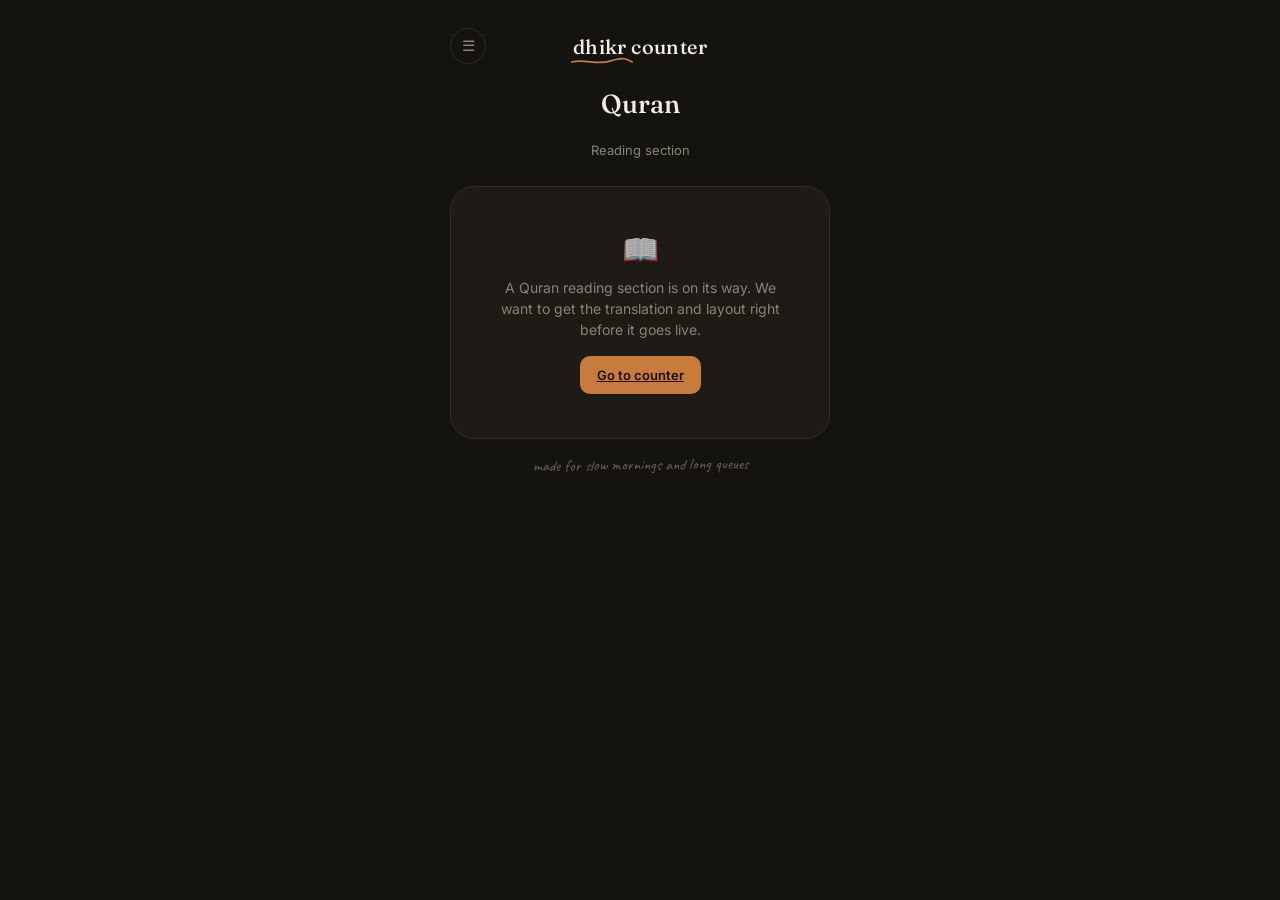
<file: quran.html>
<!doctype html>
<html lang="en">
  <head>
    <meta charset="UTF-8" />
    <meta
      name="viewport"
      content="width=device-width, initial-scale=1, maximum-scale=1"
    />
    <title>Quran — Dhikr Counter</title>
    <meta
      name="description"
      content="Quran reading section — coming soon to the free dhikr counter app."
    />
    <link rel="preconnect" href="https://fonts.googleapis.com" />
    <link
      href="https://fonts.googleapis.com/css2?family=Fraunces:opsz,wght@9..144,400;9..144,500;9..144,600&family=Amiri:wght@400;700&family=Inter:wght@400;500;600&family=Caveat:wght@500;600&display=swap"
      rel="stylesheet"
    />
    <link rel="stylesheet" href="style.css" />
  </head>
  <body>
    <svg class="grain" width="0" height="0">
      <filter id="noise">
        <feTurbulence
          type="fractalNoise"
          baseFrequency="0.9"
          numOctaves="2"
          stitchTiles="stitch"
        />
      </filter>
    </svg>
    <div class="grain" style="filter: url(#noise); background: #000"></div>

    <div class="nav-overlay" id="navOverlay"></div>
    <nav class="nav-drawer" id="navDrawer" aria-label="Main navigation">
      <div class="nav-drawer-header">
        <span class="nav-drawer-title">Menu</span>
        <button id="navClose" class="nav-close" aria-label="Close navigation">
          ×
        </button>
      </div>
      <a href="index.html" class="nav-link">Dhikr Counter</a>
      <a href="adhkar.html" class="nav-link">Adhkar</a>
      <a href="quran.html" class="nav-link active">Quran</a>
      <a href="hadeeth.html" class="nav-link">Hadeeth</a>
      <a href="99-names.html" class="nav-link">99 Names</a>
    </nav>

    <div class="app">
      <header>
        <div class="header-start">
          <button
            id="menuBtn"
            class="icon-btn"
            title="Open menu"
            aria-label="Open navigation menu"
            aria-expanded="false"
          >
            ☰
          </button>
        </div>
        <div class="wordmark">
          <span class="word"
            >dhikr<svg
              class="scribble"
              viewBox="0 0 80 12"
              preserveAspectRatio="none"
              aria-hidden="true"
            >
              <path d="M2 6 C 18 2, 34 10, 50 5 S 70 2, 78 6" /></svg
          ></span>
          counter
        </div>
        <div class="header-actions"></div>
      </header>

      <h1 class="page-title">Quran</h1>
      <div class="page-sub">Reading section</div>

      <div class="placeholder-card">
        <div class="glyph">📖</div>
        <p>
          A Quran reading section is on its way. We want to get the translation
          and layout right before it goes live.
        </p>
        <a href="index.html" class="btn btn-primary" style="margin-top: 6px">
          Go to counter
        </a>
      </div>

      <div class="colophon">made for slow mornings and long queues</div>
    </div>

    <script type="module" src="js/nav.js"></script>
  </body>
</html>
</file>
<file: style.css>
/* Fonts are loaded via <link> in index.html <head> */

      :root {
        --bg: #14120f;
        --surface: #1e1b16;
        --surface-2: #262119;
        --bead-idle: #3a342a;
        --bead-lit: #e8dcc4;
        --accent: #c97b3d;
        --accent-soft: rgba(201, 123, 61, 0.18);
        --text: #f2ede3;
        --text-muted: #8c8371;
        --border: #332d22;
        --danger: #b8583f;
      }

      * {
        box-sizing: border-box;
      }
      html,
      body {
        margin: 0;
        padding: 0;
      }
      @media (prefers-reduced-motion: reduce) {
        * {
          animation-duration: 0.001ms !important;
          transition-duration: 0.001ms !important;
        }
      }

      body {
        background: var(--bg);
        color: var(--text);
        font-family: "Inter", sans-serif;
        min-height: 100vh;
        display: flex;
        justify-content: center;
        position: relative;
        overflow-x: hidden;
      }

      .grain {
        position: fixed;
        inset: 0;
        pointer-events: none;
        opacity: 0.05;
        mix-blend-mode: overlay;
        z-index: 0;
      }

      .app {
        width: 100%;
        max-width: 420px;
        padding: 28px 20px 40px;
        position: relative;
        z-index: 1;
        display: flex;
        flex-direction: column;
        gap: 20px;
      }

      header {
        display: grid;
        grid-template-columns: 1fr auto 1fr;
        align-items: center;
      }
      .header-start {
        justify-self: start;
      }
      .wordmark {
        justify-self: center;
      }
      .header-actions {
        justify-self: end;
      }

      .weather-line {
        font-size: 12px;
        color: var(--text-muted);
        letter-spacing: 0.02em;
        text-align: center;
        min-height: 0;
        opacity: 0;
        transition: opacity 0.5s ease;
        margin-top: -8px;
      }
      .weather-line.visible {
        opacity: 1;
      }
      .wordmark {
        font-family: "Fraunces", serif;
        font-weight: 500;
        font-size: 20px;
        letter-spacing: 0.02em;
        color: var(--text);
      }
      .wordmark .word {
        position: relative;
        display: inline-block;
      }
      .wordmark .scribble {
        position: absolute;
        left: -3px;
        bottom: -8px;
        width: calc(100% + 10px);
        height: 10px;
        overflow: visible;
      }
      .wordmark .scribble path {
        stroke: var(--accent);
        stroke-width: 2;
        fill: none;
        stroke-linecap: round;
      }

      .header-actions {
        display: flex;
        gap: 8px;
      }
      .icon-btn {
        background: none;
        border: 1px solid var(--border);
        color: var(--text-muted);
        width: 36px;
        height: 36px;
        border-radius: 50%;
        cursor: pointer;
        display: flex;
        align-items: center;
        justify-content: center;
        font-size: 15px;
        transition:
          color 0.2s,
          border-color 0.2s,
          transform 0.2s;
        position: relative;
      }
      .icon-btn:hover {
        color: var(--text);
        border-color: var(--text-muted);
      }
      .icon-btn.pending {
        color: var(--danger);
        border-color: var(--danger);
        animation: pulse 1s ease-in-out infinite;
      }
      @keyframes pulse {
        0%,
        100% {
          transform: scale(1);
        }
        50% {
          transform: scale(1.08);
        }
      }

      /* Minus button gets its own bolder treatment so it reads clearly
         as "undo a tap" rather than blending in with the reset icon. */
      #minusBtn {
        border: 2px solid var(--accent);
        color: var(--accent);
        font-weight: 700;
        font-size: 18px;
      }
      #minusBtn:hover {
        background: var(--accent-soft);
        color: var(--text);
        border-color: var(--accent);
      }

      /* ============ SIDE NAVIGATION ============ */
      .nav-overlay {
        position: fixed;
        inset: 0;
        background: rgba(0, 0, 0, 0.55);
        opacity: 0;
        pointer-events: none;
        transition: opacity 0.25s ease;
        z-index: 40;
      }
      .nav-overlay.visible {
        opacity: 1;
        pointer-events: auto;
      }
      .nav-drawer {
        position: fixed;
        top: 0;
        left: 0;
        height: 100%;
        width: 250px;
        max-width: 78vw;
        background: var(--surface);
        border-right: 1px solid var(--border);
        transform: translateX(-100%);
        transition: transform 0.3s ease;
        z-index: 50;
        display: flex;
        flex-direction: column;
        padding: 20px 0;
      }
      .nav-drawer.open {
        transform: translateX(0);
      }
      .nav-drawer-header {
        display: flex;
        align-items: center;
        justify-content: space-between;
        padding: 0 20px 16px;
        border-bottom: 1px solid var(--border);
        margin-bottom: 8px;
      }
      .nav-drawer-title {
        font-family: "Fraunces", serif;
        font-weight: 500;
        font-size: 17px;
        color: var(--text);
      }
      .nav-close {
        background: none;
        border: none;
        color: var(--text-muted);
        font-size: 20px;
        cursor: pointer;
        line-height: 1;
        padding: 4px;
      }
      .nav-close:hover {
        color: var(--text);
      }
      .nav-link {
        display: block;
        padding: 13px 20px;
        color: var(--text-muted);
        text-decoration: none;
        font-family: "Inter", sans-serif;
        font-size: 15px;
        letter-spacing: 0.01em;
        border-left: 3px solid transparent;
        transition:
          color 0.15s,
          background 0.15s,
          border-color 0.15s;
      }
      .nav-link:hover {
        color: var(--text);
        background: var(--surface-2);
      }
      .nav-link.active {
        color: var(--accent);
        border-left-color: var(--accent);
        background: var(--surface-2);
      }

      .phrase-card {
        background: var(--surface);
        border: 1px solid var(--border);
        border-radius: 24px;
        padding: 30px 20px 22px;
        display: flex;
        flex-direction: column;
        align-items: center;
        gap: 6px;
        cursor: pointer;
        user-select: none;
        -webkit-user-select: none;
        -webkit-tap-highlight-color: transparent;
        position: relative;
        transition:
          box-shadow 0.25s ease,
          transform 0.08s ease;
      }
      .phrase-card:active {
        transform: scale(0.997);
      }
      .phrase-card:focus-visible {
        outline: 2px solid var(--accent);
        outline-offset: 3px;
      }
      .phrase-card.celebrate {
        box-shadow:
          0 0 0 1px var(--accent),
          0 0 44px var(--accent-soft);
      }

      .arabic {
        font-family: "Amiri", serif;
        font-size: 34px;
        line-height: 1.3;
        direction: rtl;
        text-align: center;
      }
      .custom-phrase {
        font-family: "Fraunces", serif;
        font-weight: 500;
        font-size: 27px;
        line-height: 1.3;
        text-align: center;
      }
      .translit {
        font-family: "Fraunces", serif;
        font-weight: 500;
        font-size: 15px;
        color: var(--text-muted);
        letter-spacing: 0.02em;
      }

      .necklace-wrap {
        position: relative;
        width: 100%;
        max-width: 300px;
      }
      svg#necklace {
        width: 100%;
        height: auto;
        margin: 6px 0 -4px;
        overflow: visible;
        display: block;
      }

      .margin-note {
        position: absolute;
        top: 46%;
        left: 50%;
        transform: translate(-50%, -50%);
        font-family: "Caveat", cursive;
        font-size: 22px;
        font-weight: 600;
        color: var(--accent);
        line-height: 1;
        pointer-events: none;
        transition: opacity 0.5s ease;
        text-align: center;
        white-space: nowrap;
        animation: tapPulse 1.8s ease-in-out infinite;
      }
      .margin-note.gone {
        opacity: 0;
        animation: none;
      }
      @keyframes tapPulse {
        0%,
        100% {
          opacity: 0.75;
        }
        50% {
          opacity: 1;
        }
      }
      .bead {
        transition: fill 0.18s ease;
        transform-box: fill-box;
        transform-origin: center;
      }
      .bead.lit {
        fill: var(--bead-lit);
      }
      .bead.idle {
        fill: var(--bead-idle);
      }
      .bead.pop {
        animation: beadPop 0.35s ease;
      }
      @keyframes beadPop {
        0% {
          transform: scale(0.4);
        }
        55% {
          transform: scale(1.3);
        }
        100% {
          transform: scale(1);
        }
      }
      .imam-bead {
        fill: var(--accent);
      }
      .tassel {
        stroke: var(--border);
        stroke-width: 2;
      }

      .lap-info {
        font-size: 12px;
        color: var(--text-muted);
        letter-spacing: 0.08em;
        text-transform: uppercase;
      }
      .count-big {
        font-family: "Fraunces", serif;
        font-weight: 500;
        font-size: 46px;
        line-height: 1;
        margin: 2px 0;
        font-variant-numeric: tabular-nums;
      }
      .meaning {
        font-size: 13px;
        color: var(--text-muted);
        text-align: center;
        min-height: 16px;
      }
      .footline {
        min-height: 20px;
        margin-top: 4px;
      }
      .hint {
        font-family: "Caveat", cursive;
        font-size: 16px;
        font-weight: 600;
        color: var(--accent);
        opacity: 0.75;
        transition: opacity 0.4s;
      }

      .toast {
        position: absolute;
        top: 14px;
        left: 50%;
        transform: translateX(-50%);
        background: var(--accent);
        color: #1a1208;
        font-family: "Fraunces", serif;
        font-weight: 600;
        font-size: 13px;
        padding: 6px 14px;
        border-radius: 100px;
        opacity: 0;
        pointer-events: none;
        transition:
          opacity 0.3s,
          transform 0.3s;
        white-space: nowrap;
        display: flex;
        gap: 8px;
        align-items: center;
      }
      .toast.show {
        opacity: 1;
        transform: translateX(-50%) translateY(4px);
        pointer-events: auto;
      }
      .toast .toast-action {
        text-decoration: underline;
        cursor: pointer;
      }

      .chip-row {
        display: flex;
        gap: 8px;
        overflow-x: auto;
        padding-bottom: 2px;
        scrollbar-width: none;
        align-items: center;
      }
      .chip-row::-webkit-scrollbar {
        display: none;
      }

      .chip {
        flex: 0 0 auto;
        background: var(--surface);
        border: 1px solid var(--border);
        color: var(--text-muted);
        font-family: "Inter";
        font-size: 13px;
        padding: 9px 14px;
        border-radius: 100px;
        cursor: pointer;
        white-space: nowrap;
        transition: all 0.15s ease;
        display: flex;
        align-items: center;
        gap: 8px;
      }
      .chip:nth-child(odd) {
        transform: rotate(-1.1deg);
      }
      .chip:nth-child(even) {
        transform: rotate(0.9deg);
      }
      .chip.active,
      .chip:hover {
        transform: rotate(0deg);
      }
      .chip.active {
        background: var(--accent);
        color: #1a1208;
        border-color: var(--accent);
        font-weight: 600;
      }
      .chip:hover:not(.active) {
        border-color: var(--text-muted);
        color: var(--text);
      }
      .chip .dot {
        width: 5px;
        height: 5px;
        border-radius: 50%;
        background: currentColor;
        opacity: 0.5;
      }
      .chip .del {
        opacity: 0.55;
        padding-left: 2px;
        font-size: 14px;
        line-height: 1;
      }
      .chip .del:hover {
        opacity: 1;
        color: var(--danger);
      }
      .add-track-btn {
        width: 100%;
        margin-top: 10px;
        background: none;
        border: 1px dashed var(--border);
        color: var(--accent);
        font-family: "Inter";
        font-size: 13px;
        font-weight: 600;
        padding: 11px;
        border-radius: 14px;
        cursor: pointer;
        transition: all 0.15s ease;
      }
      .add-track-btn:hover {
        background: var(--accent-soft);
        border-color: var(--accent);
      }

      .stats {
        display: flex;
        justify-content: space-between;
        border-top: 1px solid var(--border);
        padding-top: 16px;
        margin-top: 4px;
      }
      .stat {
        display: flex;
        flex-direction: column;
        align-items: center;
        gap: 2px;
        flex: 1;
      }
      .stat span {
        font-family: "Fraunces", serif;
        font-weight: 500;
        font-size: 22px;
        font-variant-numeric: tabular-nums;
      }
      .stat label {
        font-size: 10px;
        color: var(--text-muted);
        letter-spacing: 0.08em;
        text-transform: uppercase;
      }
      .stat.clickable {
        cursor: pointer;
        border-radius: 10px;
        padding: 4px 6px;
        margin: -4px -6px;
        transition:
          background 0.15s,
          transform 0.15s;
      }
      .stat.clickable:hover {
        background: var(--surface-2);
      }
      .stat.clickable:active {
        transform: scale(0.97);
      }
      .stat.clickable.pending span {
        color: var(--danger);
        animation: pulse 1s ease-in-out infinite;
      }
      .stat.clickable.pending label::after {
        content: " — tap to confirm";
        color: var(--danger);
      }

      .section-label {
        font-size: 11px;
        color: var(--text-muted);
        letter-spacing: 0.1em;
        text-transform: uppercase;
        padding-left: 2px;
        margin-bottom: 8px;
      }

      .colophon {
        font-family: "Caveat", cursive;
        font-size: 16px;
        color: var(--text-muted);
        opacity: 0.7;
        text-align: center;
        margin-top: -4px;
        transform: rotate(-0.6deg);
      }

      .modal-overlay {
        position: fixed;
        inset: 0;
        background: rgba(10, 8, 6, 0.6);
        backdrop-filter: blur(3px);
        display: flex;
        align-items: center;
        justify-content: center;
        z-index: 50;
        opacity: 1;
        transition: opacity 0.2s ease;
        padding: 20px;
      }
      .modal-overlay.hidden {
        opacity: 0;
        pointer-events: none;
      }
      .modal-card {
        background: var(--surface-2);
        border: 1px solid var(--border);
        border-radius: 20px;
        padding: 22px;
        width: min(360px, 100%);
        display: flex;
        flex-direction: column;
        gap: 12px;
      }
      .modal-title {
        font-family: "Fraunces", serif;
        font-weight: 500;
        font-size: 18px;
      }
      .modal-sub {
        font-size: 12px;
        color: var(--text-muted);
        margin-top: -8px;
      }
      .field-label {
        font-size: 11px;
        color: var(--text-muted);
        letter-spacing: 0.06em;
        text-transform: uppercase;
      }
      .field-input {
        background: var(--bg);
        border: 1px solid var(--border);
        color: var(--text);
        border-radius: 10px;
        padding: 11px 13px;
        font-family: "Inter";
        font-size: 14px;
        outline: none;
        transition: border-color 0.15s;
      }
      .field-input:focus {
        border-color: var(--accent);
      }
      .modal-actions {
        display: flex;
        justify-content: flex-end;
        gap: 8px;
        margin-top: 6px;
      }
      .btn {
        border-radius: 10px;
        padding: 10px 16px;
        font-family: "Inter";
        font-size: 13px;
        font-weight: 600;
        cursor: pointer;
        border: 1px solid transparent;
      }
      .btn-ghost {
        background: none;
        border-color: var(--border);
        color: var(--text-muted);
      }
      .btn-ghost:hover {
        color: var(--text);
      }
      .btn-primary {
        background: var(--accent);
        color: #1a1208;
      }
      .btn-primary:disabled {
        opacity: 0.4;
        cursor: not-allowed;
      }

      .visually-hidden {
        position: absolute;
        width: 1px;
        height: 1px;
        overflow: hidden;
        clip: rect(0, 0, 0, 0);
        white-space: nowrap;
      }

      /* ============ SHARED PAGE SHELL (non-counter pages) ============ */
      .page-title {
        font-family: "Fraunces", serif;
        font-weight: 500;
        font-size: 26px;
        text-align: center;
        margin: 4px 0 2px;
      }
      .page-sub {
        font-size: 13px;
        color: var(--text-muted);
        text-align: center;
        margin-bottom: 8px;
      }
      .placeholder-card {
        background: var(--surface);
        border: 1px solid var(--border);
        border-radius: 24px;
        padding: 44px 24px;
        text-align: center;
        display: flex;
        flex-direction: column;
        align-items: center;
        gap: 10px;
      }
      .placeholder-card .glyph {
        font-size: 30px;
        opacity: 0.7;
      }
      .placeholder-card p {
        color: var(--text-muted);
        font-size: 14px;
        max-width: 280px;
        line-height: 1.5;
        margin: 0;
      }

      .names-grid {
        display: grid;
        grid-template-columns: 1fr 1fr;
        gap: 10px;
      }
      @media (min-width: 480px) {
        .names-grid {
          grid-template-columns: 1fr 1fr 1fr;
        }
      }
      .name-card {
        background: var(--surface);
        border: 1px solid var(--border);
        border-radius: 14px;
        padding: 14px 10px;
        text-align: center;
        display: flex;
        flex-direction: column;
        gap: 3px;
      }
      .name-card .num {
        font-size: 10px;
        color: var(--text-muted);
        letter-spacing: 0.06em;
      }
      .name-card .arabic-name {
        font-family: "Amiri", serif;
        font-size: 21px;
        direction: rtl;
      }
      .name-card .translit-name {
        font-family: "Fraunces", serif;
        font-weight: 500;
        font-size: 13px;
      }
      .name-card .meaning-name {
        font-size: 11px;
        color: var(--text-muted);
        line-height: 1.3;
      }
</file>
